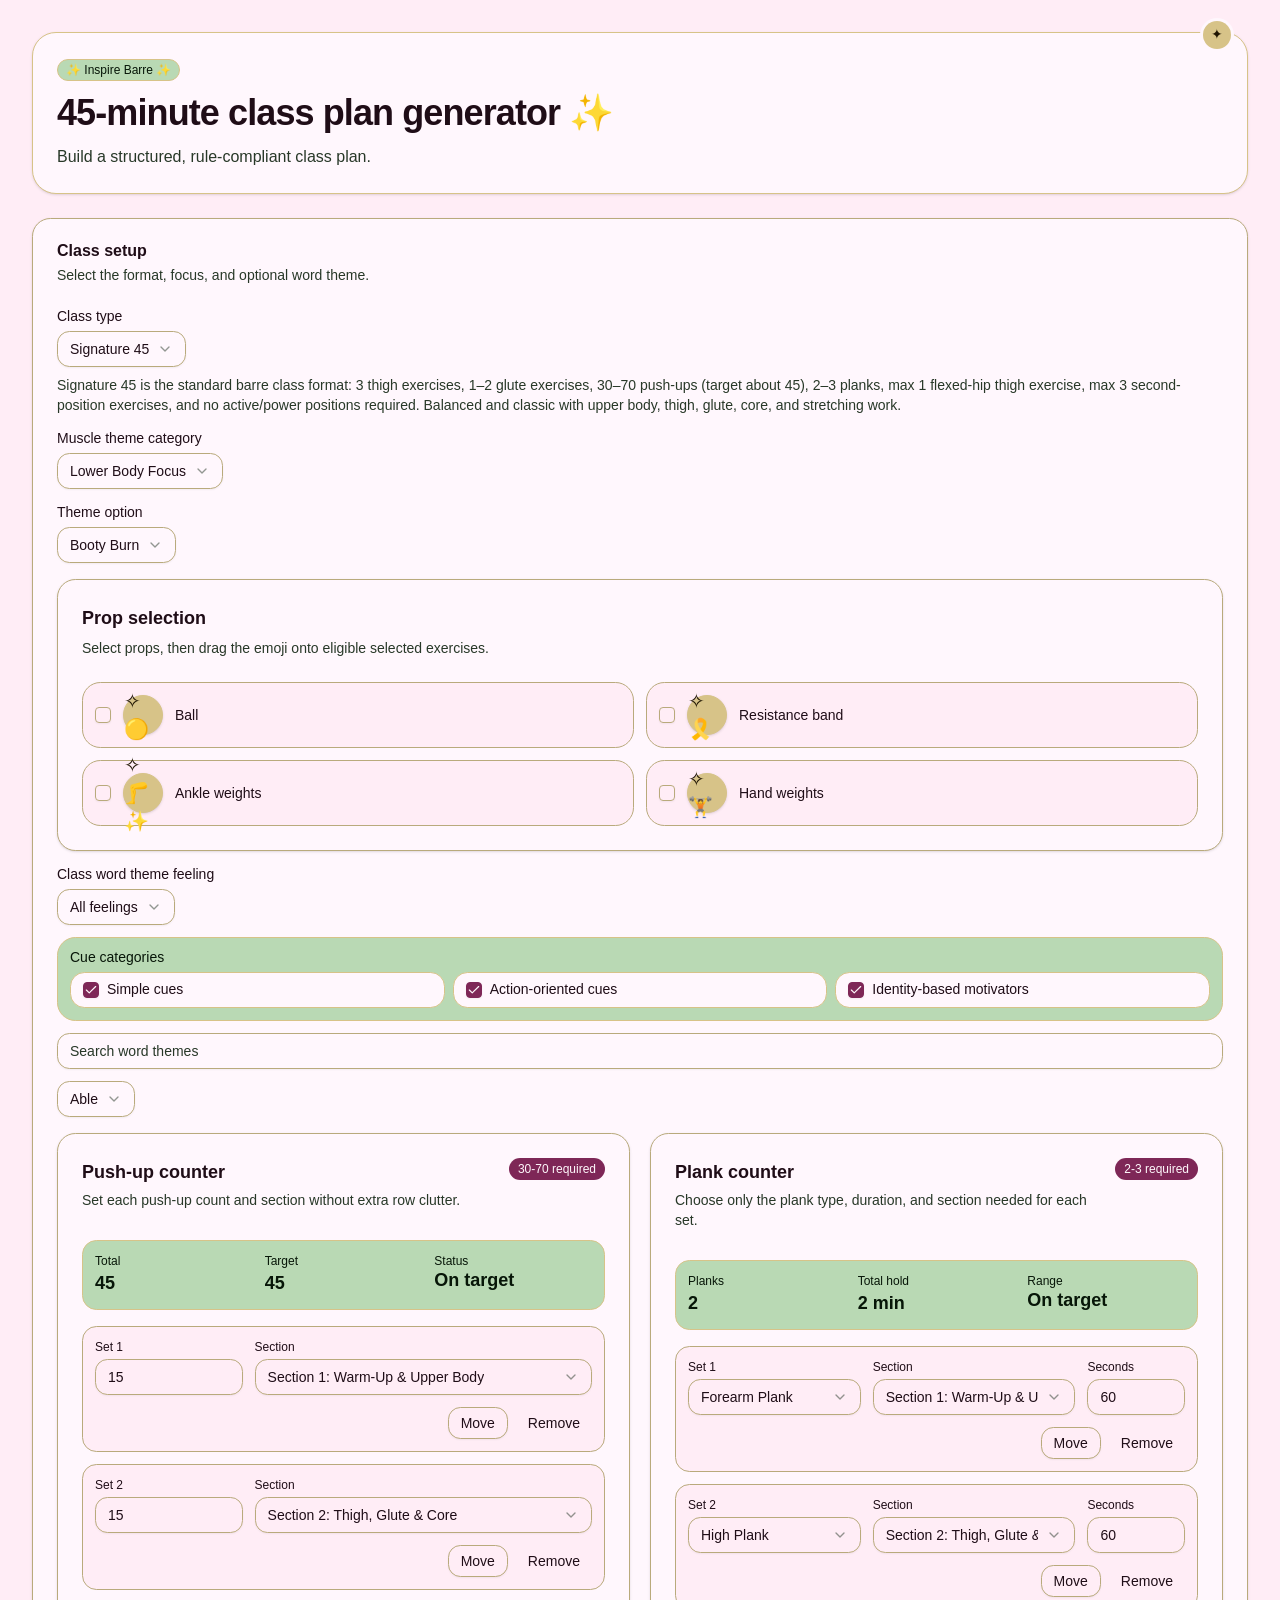
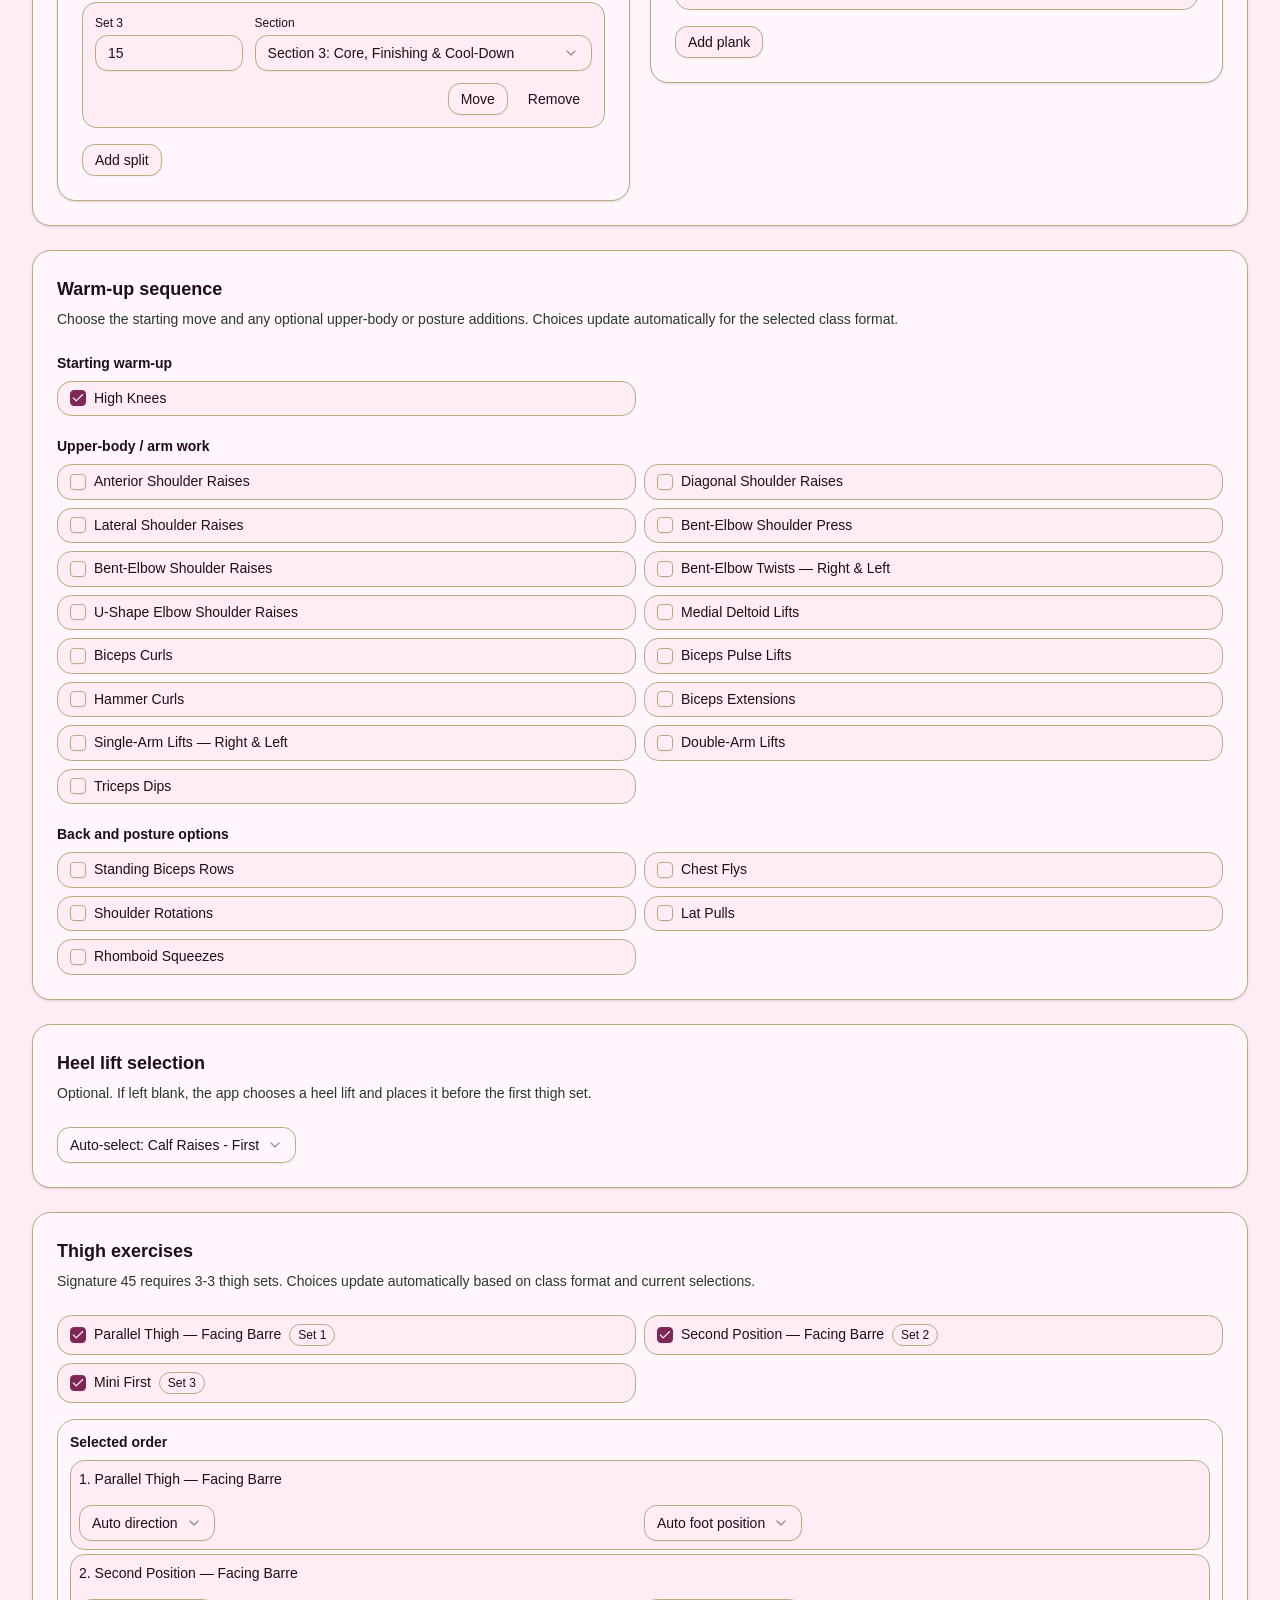
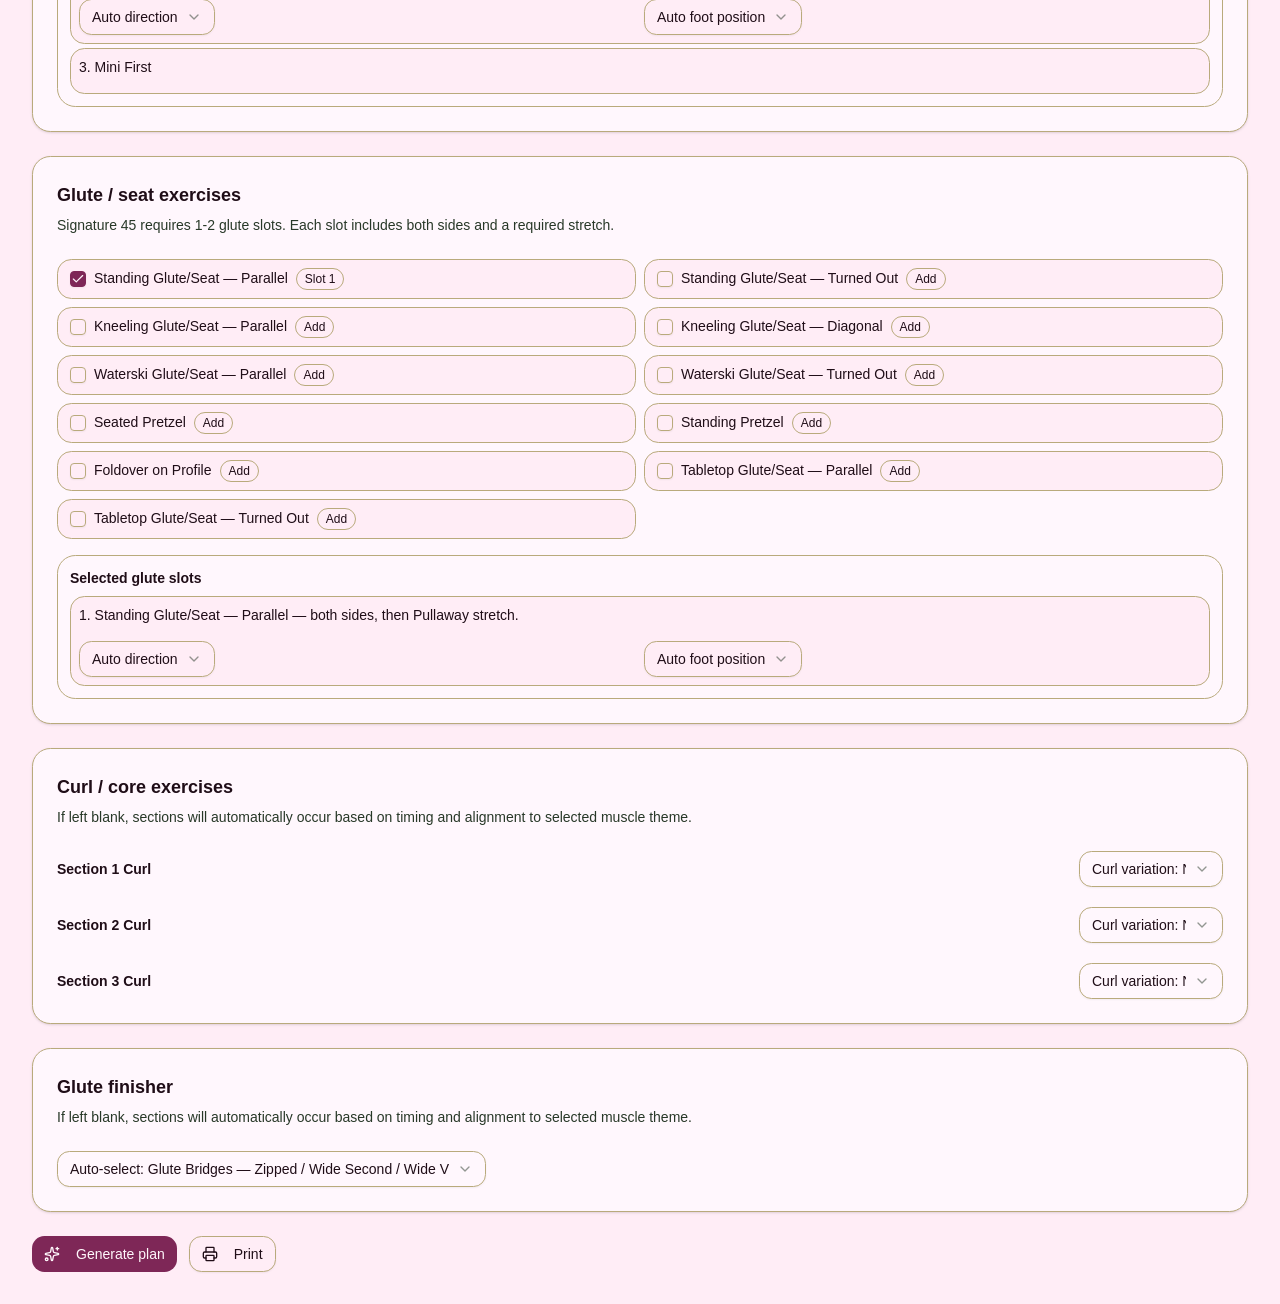
<file: index.html>
<!doctype html>
<html lang="en">
  <head>
    <meta charset="UTF-8" />
    <link rel="shortcut icon" href="./favicon.ico" />
    <meta name="viewport" content="width=device-width, initial-scale=1.0" />
    <title>App Builder</title>
    
    
  
<script>
(function injectAssetsWithQuery() {
  const query = window.location.search;

  const basePath = window.location.pathname.replace(/\/[^/]*$/, '/');
  const appendQuery = (url) => {
    if (!query || !url || url.includes('?') || url.startsWith('http')) return url;
    const fullUrl = url.startsWith('/') ? basePath + url.slice(1) : basePath + url;
    const parsed = new URL(fullUrl, window.location.origin);
    parsed.search = query;
    return parsed.toString();
  };

  // Inject JS
  const script = document.createElement('script');
  script.type = 'module';
  script.src = appendQuery('./assets/index-BUyNO4xt.js');
  document.head.appendChild(script);

  // Inject CSS
  
  const style = document.createElement('link');
  style.rel = 'stylesheet';
  style.href = appendQuery('./assets/index-DDAsw_PP.css');
  document.head.appendChild(style);
  

  // Patch image.src
  const originalImageSrc = Object.getOwnPropertyDescriptor(Image.prototype, 'src');
  if (originalImageSrc && originalImageSrc.set) {
    Object.defineProperty(Image.prototype, 'src', {
      set(value) {
        const newVal = appendQuery(value);
        originalImageSrc.set.call(this, newVal);
      },
    });
  }

  // Patch fetch
  const originalFetch = window.fetch;
  window.fetch = function(input, init) {
    if (typeof input === 'string') {
      input = appendQuery(input);
    } else if (input instanceof Request) {
      input = new Request(appendQuery(input.url), input);
    }
    return originalFetch(input, init);
  };
})();
</script>
    <meta http-equiv="Cache-Control" content="no-cache, no-store, must-revalidate" />
    <meta http-equiv="Pragma" content="no-cache" />
    <meta http-equiv="Expires" content="0" />
    <meta name="deployed-timestamp" content="202607270901419175" />
</head>
  <body>
    <script>history.replaceState({}, '', '/');</script>
    <div id="root"></div>
  </body>
</html>
</file>
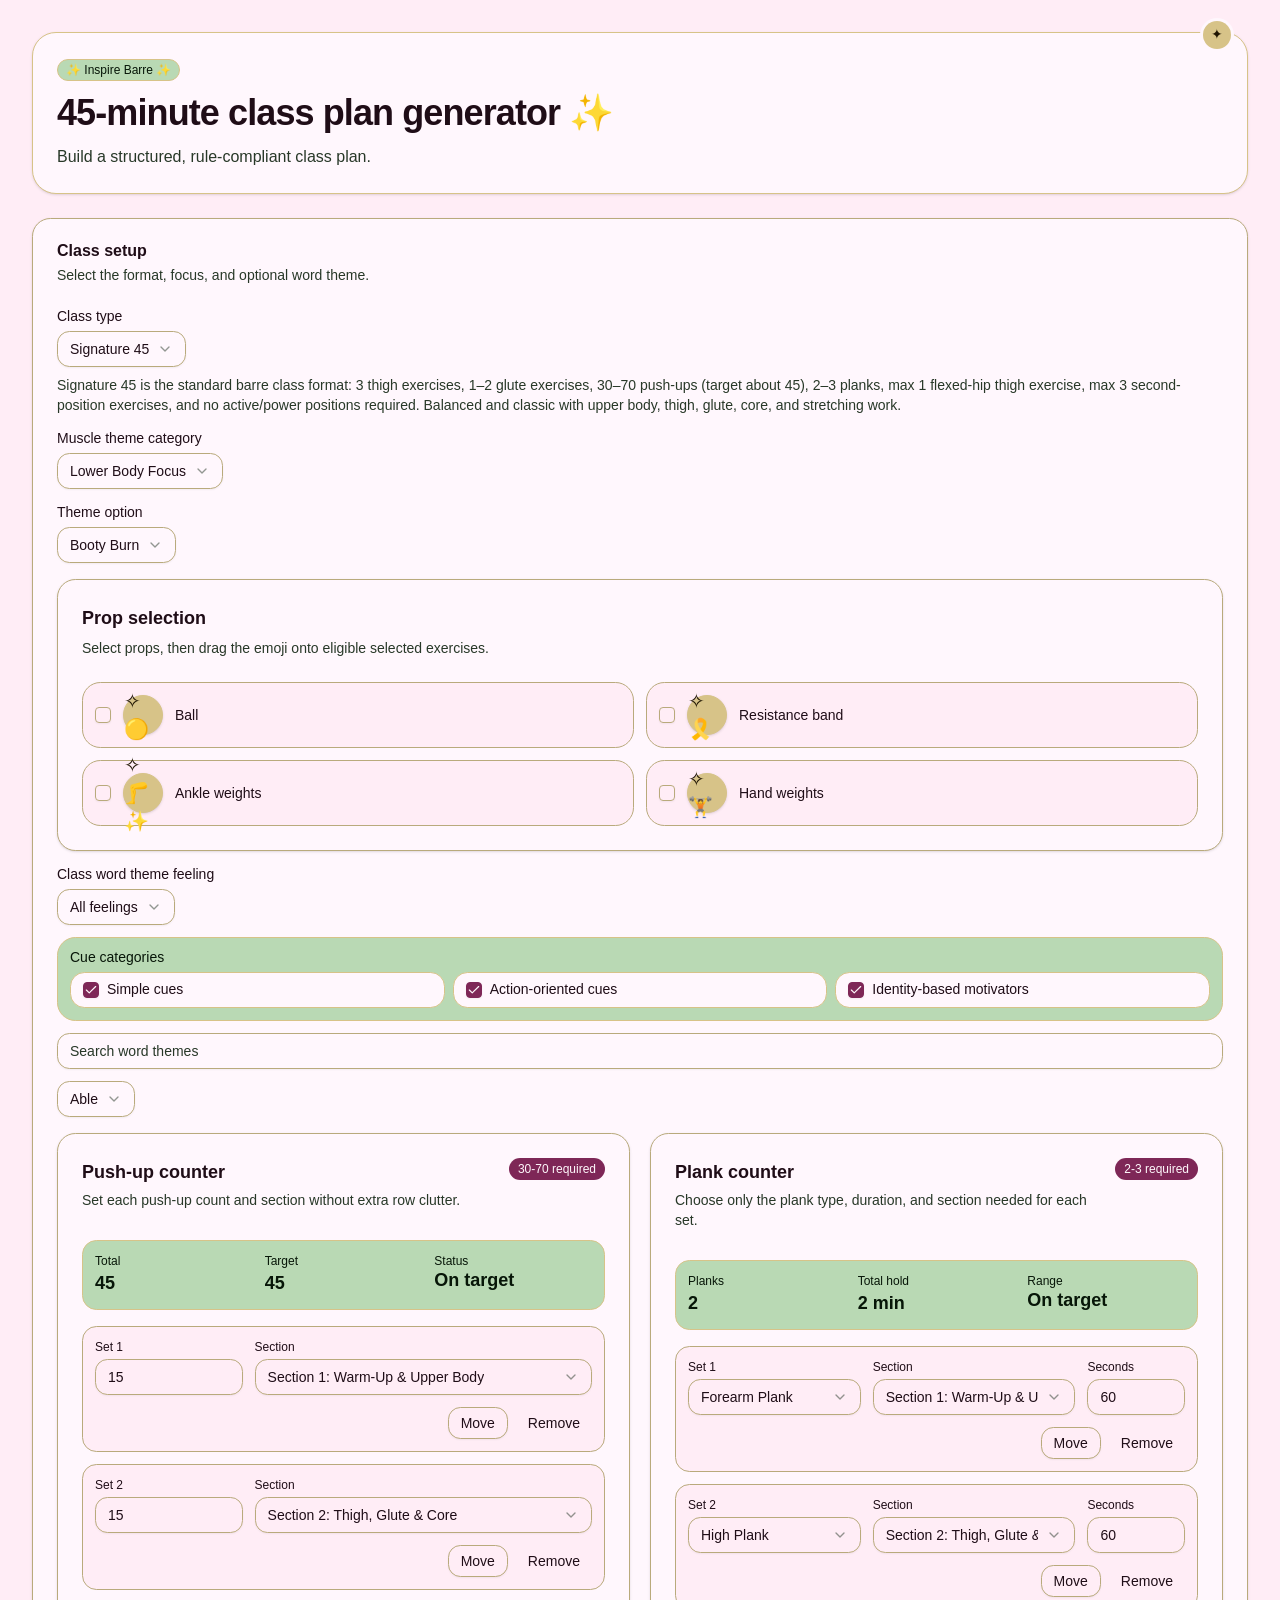
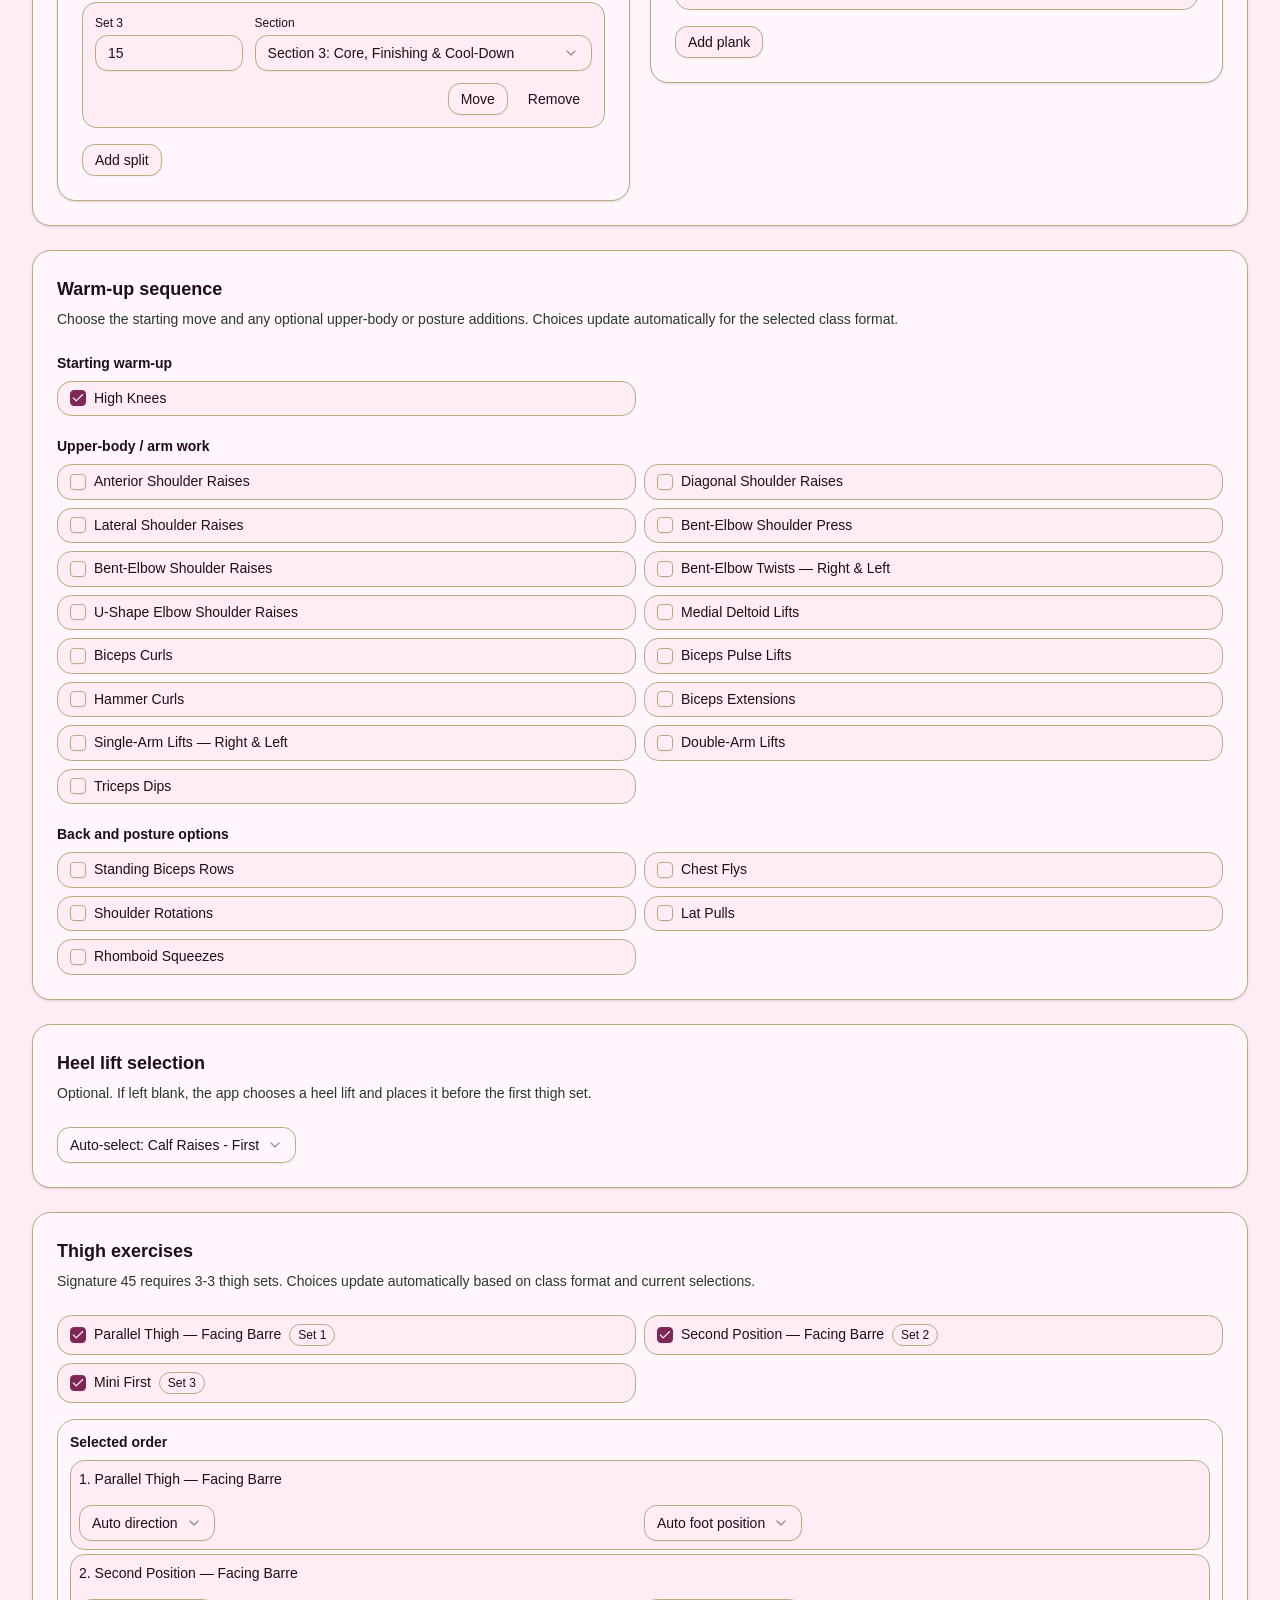
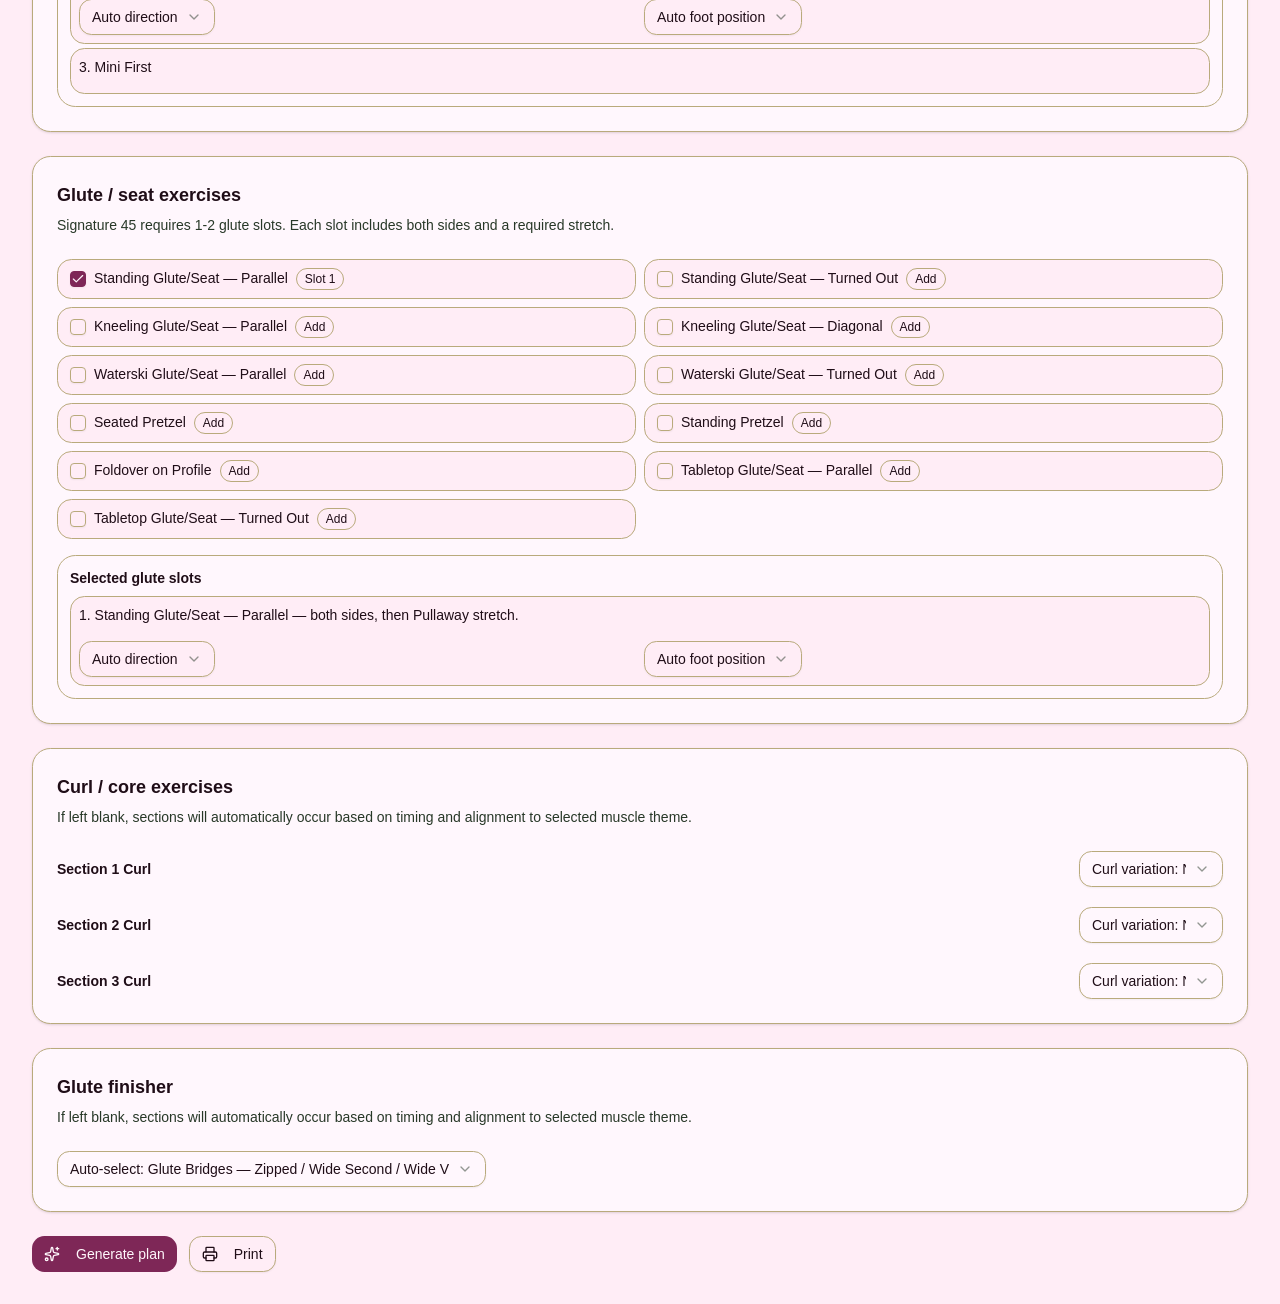
<file: docs/index.html>
<!doctype html>
<html lang="en">
  <head>
    <meta charset="UTF-8" />
    <link rel="shortcut icon" href="./favicon.ico" />
    <meta name="viewport" content="width=device-width, initial-scale=1.0" />
    <title>App Builder</title>
    
    
  
<script>
(function injectAssetsWithQuery() {
  const query = window.location.search;

  const basePath = window.location.pathname.replace(/\/[^/]*$/, '/');
  const appendQuery = (url) => {
    if (!query || !url || url.includes('?') || url.startsWith('http')) return url;
    const fullUrl = url.startsWith('/') ? basePath + url.slice(1) : basePath + url;
    const parsed = new URL(fullUrl, window.location.origin);
    parsed.search = query;
    return parsed.toString();
  };

  // Inject JS
  const script = document.createElement('script');
  script.type = 'module';
  script.src = appendQuery('./assets/index-BN_aH9fR.js');
  document.head.appendChild(script);

  // Inject CSS
  
  const style = document.createElement('link');
  style.rel = 'stylesheet';
  style.href = appendQuery('./assets/index-DDAsw_PP.css');
  document.head.appendChild(style);
  

  // Patch image.src
  const originalImageSrc = Object.getOwnPropertyDescriptor(Image.prototype, 'src');
  if (originalImageSrc && originalImageSrc.set) {
    Object.defineProperty(Image.prototype, 'src', {
      set(value) {
        const newVal = appendQuery(value);
        originalImageSrc.set.call(this, newVal);
      },
    });
  }

  // Patch fetch
  const originalFetch = window.fetch;
  window.fetch = function(input, init) {
    if (typeof input === 'string') {
      input = appendQuery(input);
    } else if (input instanceof Request) {
      input = new Request(appendQuery(input.url), input);
    }
    return originalFetch(input, init);
  };
})();
</script>
</head>
  <body>
    <script>history.replaceState({}, '', '/');</script>
    <div id="root"></div>
  </body>
</html>
</file>
